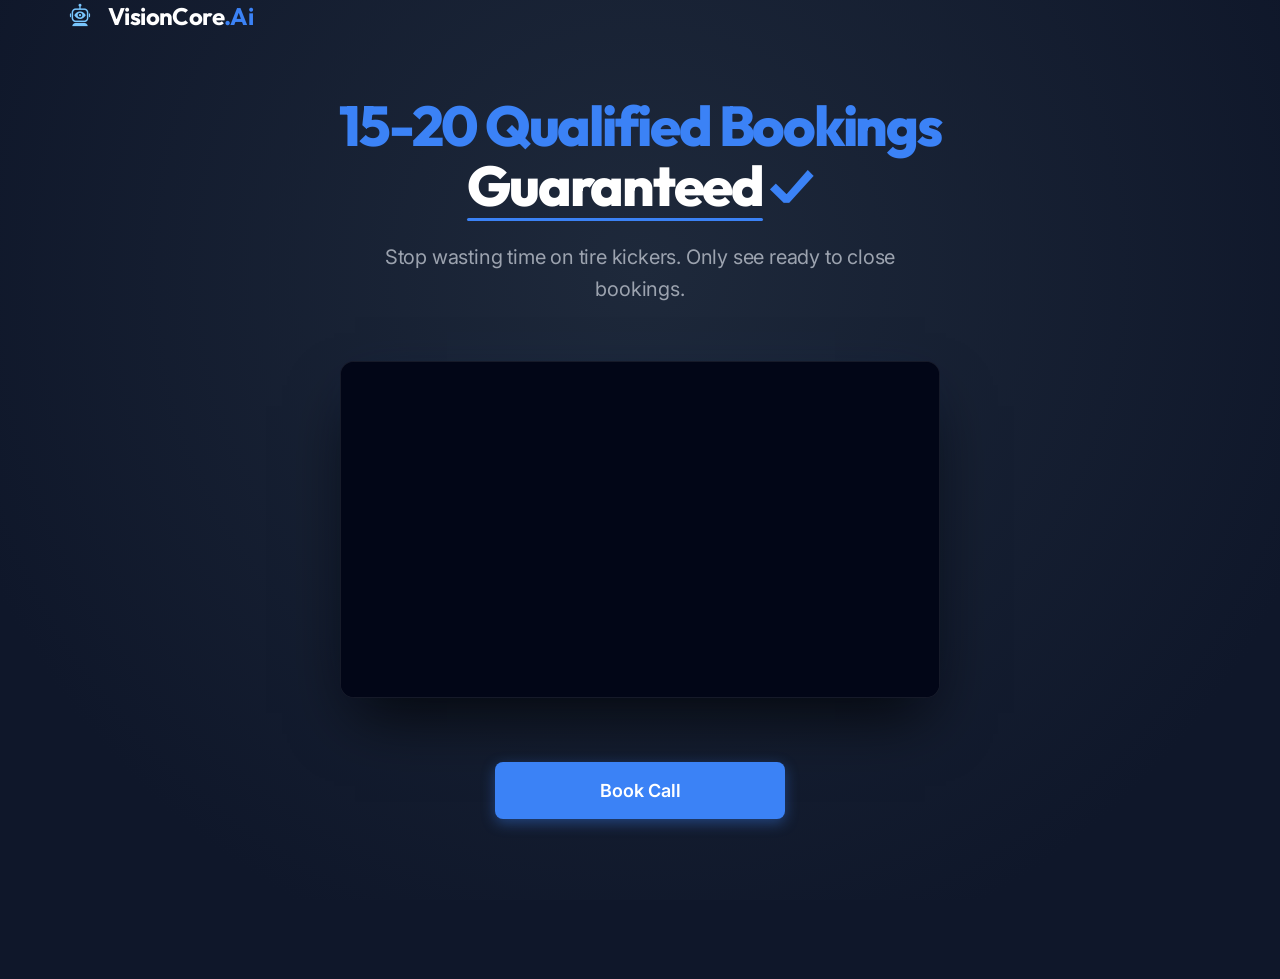
<file: index.html>
<!DOCTYPE html>
<html lang="en">
<head>
  <meta charset="utf-8">
  <meta name="viewport" content="width=device-width, initial-scale=1.0">
  <meta name="theme-color" content="#0F172A">

  <!-- SEO Best Practices -->
  <title>15-20 Qualified Bookings Guaranteed | VisionCore AI</title>
  <meta name="description" content="Replace your ad spend guesswork. Get consistent, ready-to-close prospects on autopilot. Watch our VSL and book a call with VisionCore AI today.">
  <meta name="author" content="VisionCore AI">

  <!-- Open Graph Protocol (Social Sharing) -->
  <meta property="og:title" content="15-20 Qualified Bookings Guaranteed | VisionCore AI">
  <meta property="og:description" content="Replace your ad spend guesswork. Get consistent, ready-to-close prospects on autopilot.">
  <meta property="og:type" content="website">
  <meta property="og:url" content="https://visioncoreai.net/">
  <meta property="og:image" content="assets/poster.jpg">

  <!-- Favicon -->
  <link rel="icon" href="assets/logo.png" type="image/png">

  <!-- Google Fonts: Outfit (for headlines) & Inter (for copy) -->
  <link rel="preconnect" href="https://fonts.googleapis.com">
  <link rel="preconnect" href="https://fonts.gstatic.com" crossorigin>
  <link href="https://fonts.googleapis.com/css2?family=Inter:wght@400;500;600&family=Outfit:wght@700;800&display=swap" rel="stylesheet">

  <!-- Stylesheets -->
  <link rel="stylesheet" href="index.css">

  <!-- JavaScript -->
  <script defer src="index.js"></script>

  <!-- Meta Pixel Code -->
  <script>
  !function(f,b,e,v,n,t,s)
  {if(f.fbq)return;n=f.fbq=function(){n.callMethod?
  n.callMethod.apply(n,arguments):n.queue.push(arguments)};
  if(!f._fbq)f._fbq=n;n.push=n;n.loaded=!0;n.version='2.0';
  n.queue=[];t=b.createElement(e);t.async=!0;
  t.src=v;s=b.getElementsByTagName(e)[0];
  s.parentNode.insertBefore(t,s)}(window, document,'script',
  'https://connect.facebook.net/en_US/fbevents.js');
  fbq('init', '1367001485498235');
  fbq('track', 'PageView');
  </script>
  <noscript><img height="1" width="1" style="display:none"
  src="https://www.facebook.com/tr?id=1367001485498235&ev=PageView&noscript=1"
  /></noscript>
  <!-- End Meta Pixel Code -->
</head>
<body>

  <!-- Header Section (Clean, Brand-Focused, No distractions) -->
  <header class="header fade-in">
    <div class="header-container">
      <a href="https://visioncoreai.net/" class="logo-link">
        <img src="assets/logo.png" alt="VisionCore AI Logo" class="logo-img" width="32" height="32">
        <span class="logo-text">VisionCore<span class="text-accent">.Ai</span></span>
      </a>
    </div>
  </header>

  <!-- Main VSL Container -->
  <main class="main-content">
    <div class="hero-container">
      <!-- Headline & Copy -->
      <h1 class="headline fade-in delay-1"><span class="headline-blue">15-20 Qualified Bookings</span> <span class="headline-underline">Guaranteed</span><span class="headline-checkmark">✓</span></h1>
      <p class="supporting-copy fade-in delay-2">Stop wasting time on tire kickers. Only see ready to close bookings.</p>

      <!-- YouTube Embedded Video Player -->
      <div class="video-wrapper fade-in delay-3" id="vsl-video-wrapper">
        <iframe
          id="vsl-player"
          class="video-player"
          src="https://www.youtube.com/embed/qmQ7qBA8TJA"
          title="VisionCore AI - Qualified Bookings Guaranteed"
          frameborder="0"
          allow="accelerometer; autoplay; clipboard-write; encrypted-media; gyroscope; picture-in-picture"
          allowfullscreen
        ></iframe>
      </div>

      <!-- Main Call to Action -->
      <div class="cta-container fade-in delay-4">
        <a href="https://calendly.com/visioncore-ai-inbox/30min" class="btn btn-large js-book-call" id="main-cta">
          Book Call
        </a>
      </div>
    </div>
  </main>

  <!-- Sticky Mobile-Only Bottom CTA -->
  <div id="mobile-sticky-cta" class="sticky-cta-bar">
    <div class="sticky-cta-content">
      <a href="https://calendly.com/visioncore-ai-inbox/30min" class="btn btn-sticky js-book-call">
        Book Call
      </a>
    </div>
  </div>

  <!-- Lead Capture Modal -->
  <div id="lead-modal-overlay" class="modal-overlay" aria-hidden="true">
    <div class="modal-box" role="dialog" aria-modal="true" aria-labelledby="modal-intro-heading">
      <button type="button" class="modal-close" id="modal-close-btn" aria-label="Close application form">✕</button>

      <div id="modal-form-view">
        <p class="modal-intro" id="modal-intro-heading"><strong>Quick Application</strong> — Fill out in under a minute to see if you're a right fit.</p>

        <form id="lead-form" action="https://formspree.io/f/maeweyrw" method="POST" novalidate>
          <div class="form-group">
            <label for="field-name">Name</label>
            <input type="text" id="field-name" name="name" autocomplete="name" required>
          </div>

          <div class="form-group">
            <label for="field-phone">Phone</label>
            <input type="tel" id="field-phone" name="phone" autocomplete="tel" inputmode="numeric" placeholder="(555) 123-4567" maxlength="14" required>
          </div>

          <div class="form-group">
            <label for="field-email">Email</label>
            <input type="email" id="field-email" name="email" autocomplete="email" required>
          </div>

          <div class="form-group">
            <label for="field-company">Company Name</label>
            <input type="text" id="field-company" name="company" autocomplete="organization" required>
          </div>

          <div class="form-group">
            <label for="field-revenue">Monthly Revenue</label>
            <select id="field-revenue" name="monthly_revenue" required>
              <option value="" disabled selected>Select an option</option>
              <option value="Below $5k">Below $5k</option>
              <option value="$5k-$10k">$5k - $10k</option>
              <option value="$10k-$30k">$10k - $30k</option>
              <option value="$30k-$50k">$30k - $50k</option>
              <option value="$50k-$100k">$50k - $100k</option>
              <option value="$100k+">$100k+</option>
            </select>
          </div>

          <div class="form-group">
            <label for="field-discovery">What would consistent, predictable lead flow mean for your business? <span class="label-optional">(optional)</span></label>
            <textarea id="field-discovery" name="discovery_question" rows="3"></textarea>
          </div>

          <p class="form-error" id="form-error" role="alert" hidden></p>

          <button type="submit" class="btn btn-large modal-submit" id="modal-submit-btn">Submit Application</button>
        </form>
      </div>

      <div id="modal-success-view" class="modal-success" hidden>
        <div class="success-check">✓</div>
        <p class="success-message">Thanks for filling this out.</p>
        <a href="https://calendly.com/visioncore-ai-inbox/30min" class="btn btn-large" id="modal-next-btn">Next</a>
      </div>
    </div>
  </div>

</body>
</html>
</file>
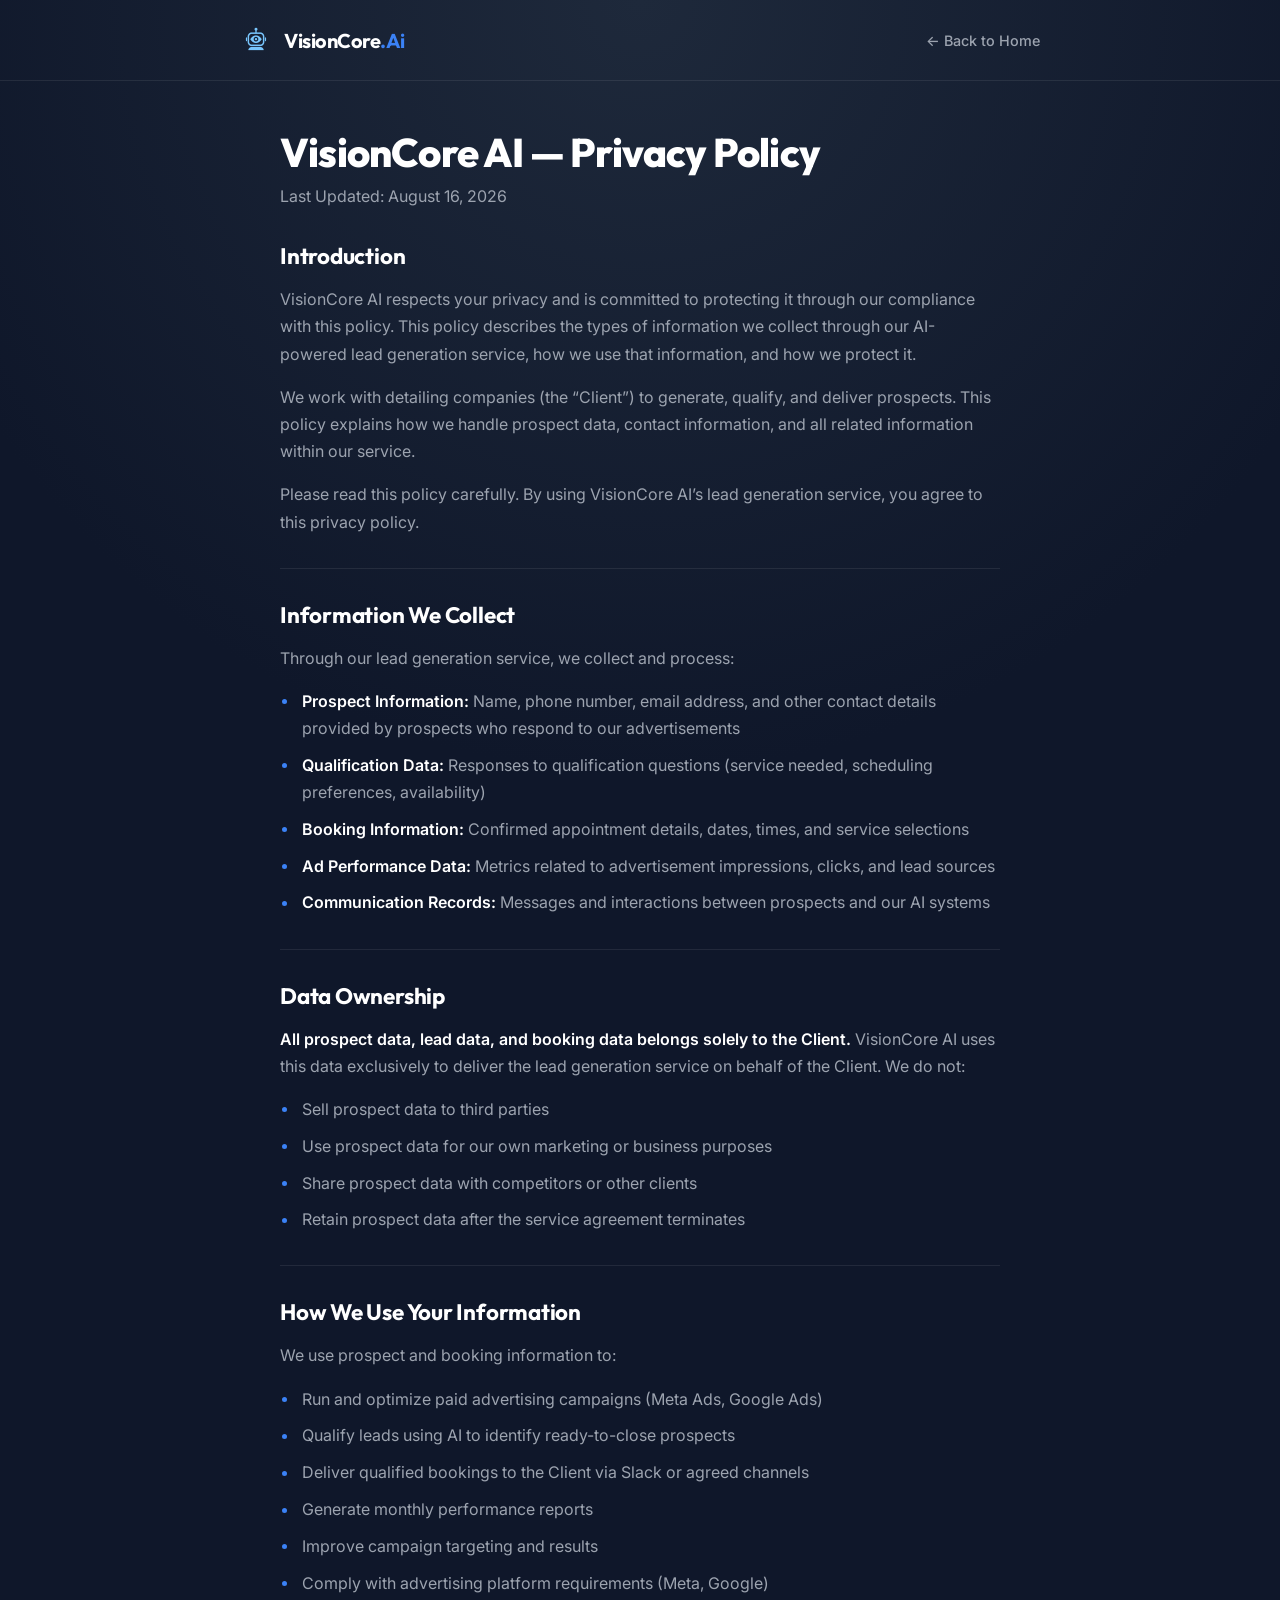
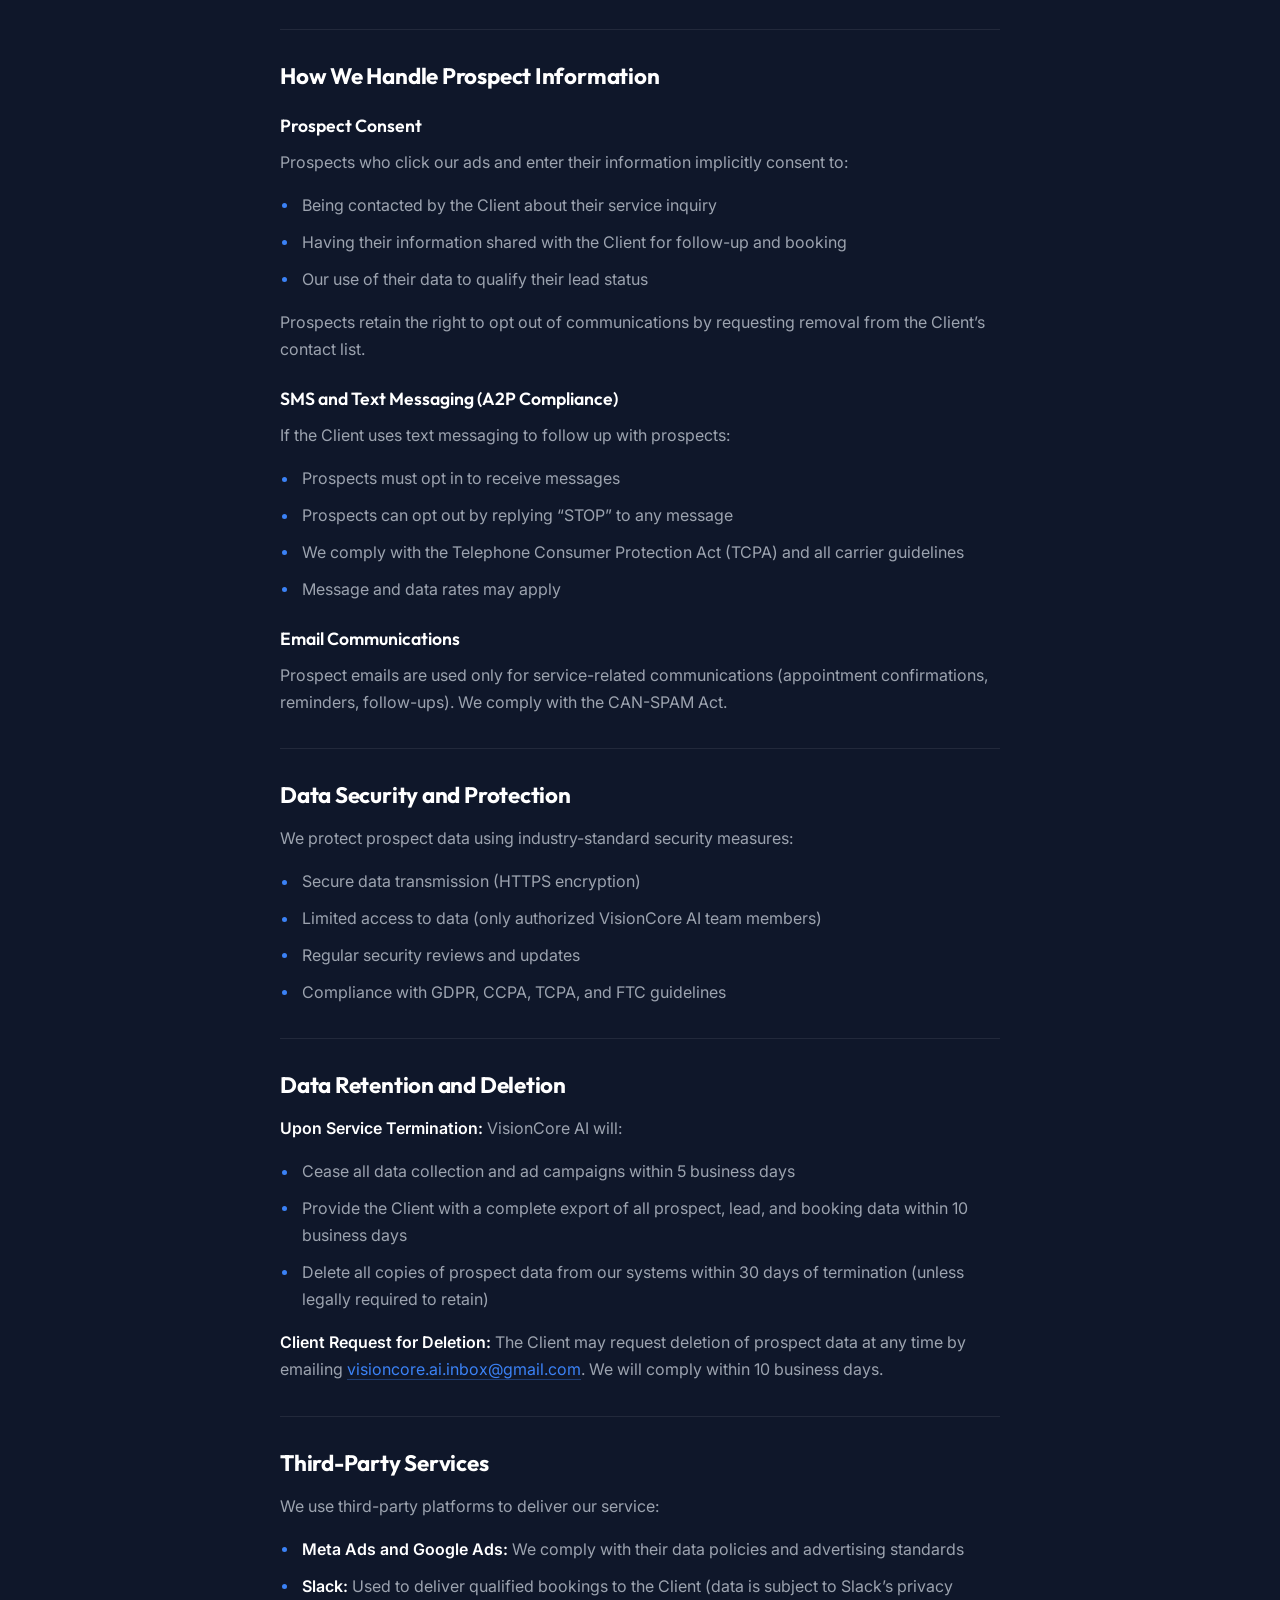
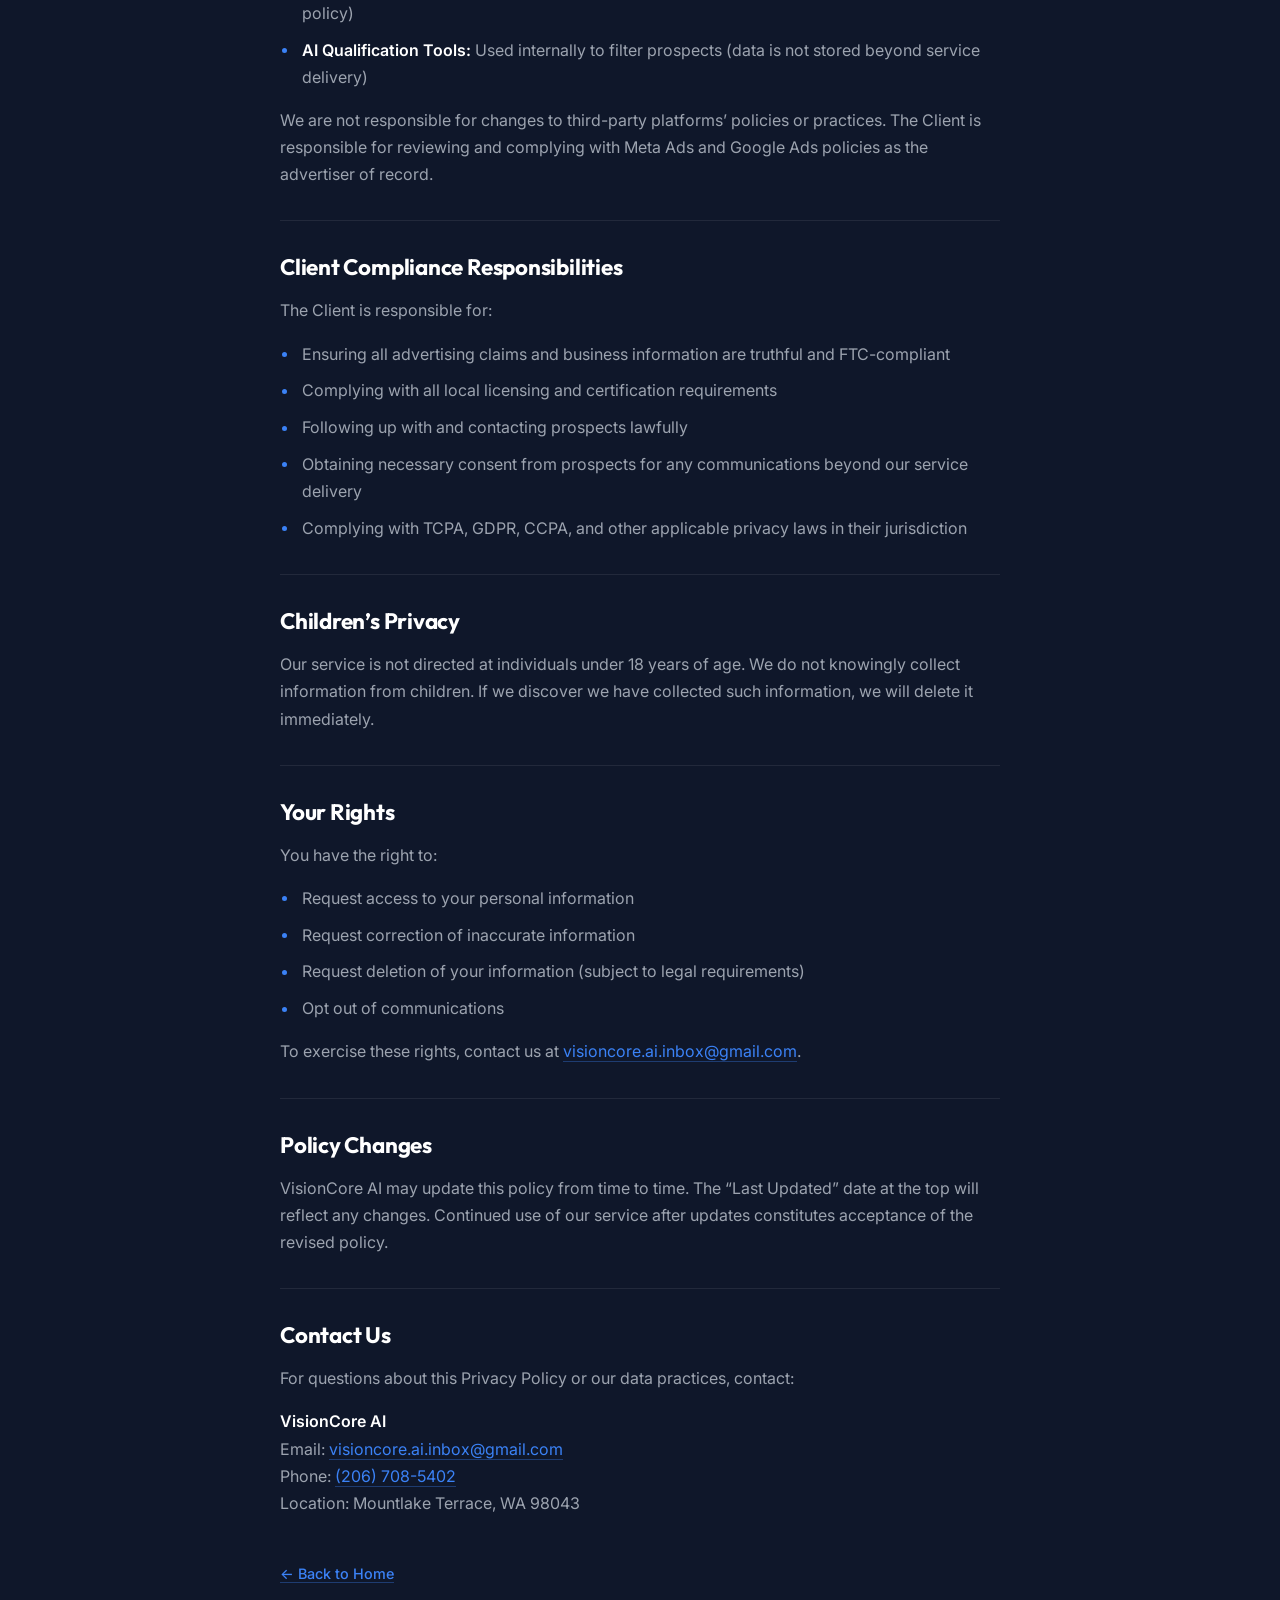
<file: privacy-policy/index.html>
<!DOCTYPE html>
<html lang="en">
<head>
  <meta charset="utf-8">
  <meta name="viewport" content="width=device-width, initial-scale=1.0">
  <meta name="theme-color" content="#0F172A">

  <!-- SEO Best Practices -->
  <title>Privacy Policy | VisionCore AI</title>
  <meta name="description" content="VisionCore AI's privacy policy: how we collect, use, and protect prospect and lead data through our AI-powered lead generation service.">
  <meta name="author" content="VisionCore AI">
  <meta name="robots" content="noindex, follow">

  <!-- Favicon -->
  <link rel="icon" href="/assets/logo.png" type="image/png">

  <!-- Google Fonts: Outfit (for headlines) & Inter (for copy) -->
  <link rel="preconnect" href="https://fonts.googleapis.com">
  <link rel="preconnect" href="https://fonts.gstatic.com" crossorigin>
  <link href="https://fonts.googleapis.com/css2?family=Inter:wght@400;500;600&family=Outfit:wght@700;800&display=swap" rel="stylesheet">

  <!-- Stylesheet -->
  <link rel="stylesheet" href="/privacy-policy/privacy.css">
</head>
<body>

  <!-- Header Section (matches main site) -->
  <header class="header">
    <div class="header-container">
      <a href="/" class="logo-link">
        <img src="/assets/logo.png" alt="VisionCore AI Logo" class="logo-img" width="32" height="32">
        <span class="logo-text">VisionCore<span class="text-accent">.Ai</span></span>
      </a>
      <a href="/" class="back-link">&larr; Back to Home</a>
    </div>
  </header>

  <!-- Policy Content -->
  <main class="policy-main">
    <article class="policy-doc">
      <h1>VisionCore AI &mdash; Privacy Policy</h1>
      <p class="last-updated">Last Updated: August 16, 2026</p>

      <section>
        <h2>Introduction</h2>
        <p>VisionCore AI respects your privacy and is committed to protecting it through our compliance with this policy. This policy describes the types of information we collect through our AI-powered lead generation service, how we use that information, and how we protect it.</p>
        <p>We work with detailing companies (the &ldquo;Client&rdquo;) to generate, qualify, and deliver prospects. This policy explains how we handle prospect data, contact information, and all related information within our service.</p>
        <p>Please read this policy carefully. By using VisionCore AI&rsquo;s lead generation service, you agree to this privacy policy.</p>
      </section>

      <hr>

      <section>
        <h2>Information We Collect</h2>
        <p>Through our lead generation service, we collect and process:</p>
        <ul>
          <li><strong>Prospect Information:</strong> Name, phone number, email address, and other contact details provided by prospects who respond to our advertisements</li>
          <li><strong>Qualification Data:</strong> Responses to qualification questions (service needed, scheduling preferences, availability)</li>
          <li><strong>Booking Information:</strong> Confirmed appointment details, dates, times, and service selections</li>
          <li><strong>Ad Performance Data:</strong> Metrics related to advertisement impressions, clicks, and lead sources</li>
          <li><strong>Communication Records:</strong> Messages and interactions between prospects and our AI systems</li>
        </ul>
      </section>

      <hr>

      <section>
        <h2>Data Ownership</h2>
        <p><strong>All prospect data, lead data, and booking data belongs solely to the Client.</strong> VisionCore AI uses this data exclusively to deliver the lead generation service on behalf of the Client. We do not:</p>
        <ul>
          <li>Sell prospect data to third parties</li>
          <li>Use prospect data for our own marketing or business purposes</li>
          <li>Share prospect data with competitors or other clients</li>
          <li>Retain prospect data after the service agreement terminates</li>
        </ul>
      </section>

      <hr>

      <section>
        <h2>How We Use Your Information</h2>
        <p>We use prospect and booking information to:</p>
        <ul>
          <li>Run and optimize paid advertising campaigns (Meta Ads, Google Ads)</li>
          <li>Qualify leads using AI to identify ready-to-close prospects</li>
          <li>Deliver qualified bookings to the Client via Slack or agreed channels</li>
          <li>Generate monthly performance reports</li>
          <li>Improve campaign targeting and results</li>
          <li>Comply with advertising platform requirements (Meta, Google)</li>
        </ul>
      </section>

      <hr>

      <section>
        <h2>How We Handle Prospect Information</h2>

        <h3>Prospect Consent</h3>
        <p>Prospects who click our ads and enter their information implicitly consent to:</p>
        <ul>
          <li>Being contacted by the Client about their service inquiry</li>
          <li>Having their information shared with the Client for follow-up and booking</li>
          <li>Our use of their data to qualify their lead status</li>
        </ul>
        <p>Prospects retain the right to opt out of communications by requesting removal from the Client&rsquo;s contact list.</p>

        <h3>SMS and Text Messaging (A2P Compliance)</h3>
        <p>If the Client uses text messaging to follow up with prospects:</p>
        <ul>
          <li>Prospects must opt in to receive messages</li>
          <li>Prospects can opt out by replying &ldquo;STOP&rdquo; to any message</li>
          <li>We comply with the Telephone Consumer Protection Act (TCPA) and all carrier guidelines</li>
          <li>Message and data rates may apply</li>
        </ul>

        <h3>Email Communications</h3>
        <p>Prospect emails are used only for service-related communications (appointment confirmations, reminders, follow-ups). We comply with the CAN-SPAM Act.</p>
      </section>

      <hr>

      <section>
        <h2>Data Security and Protection</h2>
        <p>We protect prospect data using industry-standard security measures:</p>
        <ul>
          <li>Secure data transmission (HTTPS encryption)</li>
          <li>Limited access to data (only authorized VisionCore AI team members)</li>
          <li>Regular security reviews and updates</li>
          <li>Compliance with GDPR, CCPA, TCPA, and FTC guidelines</li>
        </ul>
      </section>

      <hr>

      <section>
        <h2>Data Retention and Deletion</h2>
        <p><strong>Upon Service Termination:</strong> VisionCore AI will:</p>
        <ul>
          <li>Cease all data collection and ad campaigns within 5 business days</li>
          <li>Provide the Client with a complete export of all prospect, lead, and booking data within 10 business days</li>
          <li>Delete all copies of prospect data from our systems within 30 days of termination (unless legally required to retain)</li>
        </ul>
        <p><strong>Client Request for Deletion:</strong> The Client may request deletion of prospect data at any time by emailing <a href="mailto:visioncore.ai.inbox@gmail.com">visioncore.ai.inbox@gmail.com</a>. We will comply within 10 business days.</p>
      </section>

      <hr>

      <section>
        <h2>Third-Party Services</h2>
        <p>We use third-party platforms to deliver our service:</p>
        <ul>
          <li><strong>Meta Ads and Google Ads:</strong> We comply with their data policies and advertising standards</li>
          <li><strong>Slack:</strong> Used to deliver qualified bookings to the Client (data is subject to Slack&rsquo;s privacy policy)</li>
          <li><strong>AI Qualification Tools:</strong> Used internally to filter prospects (data is not stored beyond service delivery)</li>
        </ul>
        <p>We are not responsible for changes to third-party platforms&rsquo; policies or practices. The Client is responsible for reviewing and complying with Meta Ads and Google Ads policies as the advertiser of record.</p>
      </section>

      <hr>

      <section>
        <h2>Client Compliance Responsibilities</h2>
        <p>The Client is responsible for:</p>
        <ul>
          <li>Ensuring all advertising claims and business information are truthful and FTC-compliant</li>
          <li>Complying with all local licensing and certification requirements</li>
          <li>Following up with and contacting prospects lawfully</li>
          <li>Obtaining necessary consent from prospects for any communications beyond our service delivery</li>
          <li>Complying with TCPA, GDPR, CCPA, and other applicable privacy laws in their jurisdiction</li>
        </ul>
      </section>

      <hr>

      <section>
        <h2>Children&rsquo;s Privacy</h2>
        <p>Our service is not directed at individuals under 18 years of age. We do not knowingly collect information from children. If we discover we have collected such information, we will delete it immediately.</p>
      </section>

      <hr>

      <section>
        <h2>Your Rights</h2>
        <p>You have the right to:</p>
        <ul>
          <li>Request access to your personal information</li>
          <li>Request correction of inaccurate information</li>
          <li>Request deletion of your information (subject to legal requirements)</li>
          <li>Opt out of communications</li>
        </ul>
        <p>To exercise these rights, contact us at <a href="mailto:visioncore.ai.inbox@gmail.com">visioncore.ai.inbox@gmail.com</a>.</p>
      </section>

      <hr>

      <section>
        <h2>Policy Changes</h2>
        <p>VisionCore AI may update this policy from time to time. The &ldquo;Last Updated&rdquo; date at the top will reflect any changes. Continued use of our service after updates constitutes acceptance of the revised policy.</p>
      </section>

      <hr>

      <section>
        <h2>Contact Us</h2>
        <p>For questions about this Privacy Policy or our data practices, contact:</p>
        <p class="contact-block">
          <strong>VisionCore AI</strong><br>
          Email: <a href="mailto:visioncore.ai.inbox@gmail.com">visioncore.ai.inbox@gmail.com</a><br>
          Phone: <a href="tel:+12067085402">(206) 708-5402</a><br>
          Location: Mountlake Terrace, WA 98043
        </p>
      </section>

      <a href="/" class="back-link back-link-bottom">&larr; Back to Home</a>
    </article>
  </main>

</body>
</html>
</file>
<file: index.css>
/* CSS Custom Properties / Design Tokens */
:root {
  --bg-color: #0F172A;
  --text-primary: #FFFFFF;
  --text-secondary: #9CA3AF;
  --accent-color: #3B82F6;
  --accent-hover: #2563EB;
  --border-color: rgba(255, 255, 255, 0.08);
  --border-glow: rgba(59, 130, 246, 0.25);
  
  --font-heading: 'Outfit', -apple-system, BlinkMacSystemFont, "Segoe UI", Roboto, sans-serif;
  --font-body: 'Inter', -apple-system, BlinkMacSystemFont, "Segoe UI", Roboto, sans-serif;
  
  --max-width-desktop: 600px;
}

/* Global Reset & Base Styles */
*, *::before, *::after {
  box-sizing: border-box;
  margin: 0;
  padding: 0;
}

html {
  scroll-behavior: smooth;
  -webkit-font-smoothing: antialiased;
  -moz-osx-font-smoothing: grayscale;
  background-color: var(--bg-color); /* Ensure full viewport color */
  overscroll-behavior-y: none; /* Prevents rubber-banding bounce beyond top/bottom */
  height: 100%;
}

body {
  /* Subtle dark navy gradient */
  background: radial-gradient(circle at 50% 30%, #1E293B 0%, #0F172A 80%);
  background-attachment: fixed;
  background-color: var(--bg-color);
  overscroll-behavior-y: none; /* Disable overscroll bounce on body */
  color: var(--text-primary);
  font-family: var(--font-body);
  min-height: 100vh;
  width: 100%;
  display: flex;
  flex-direction: column;
  align-items: center;
  overflow-x: hidden;
  position: relative;
  padding-bottom: 4rem; /* Additional breathing room */
}

/* Premium Ambient Moving Background (Subtle Texture & Depth) */
body::before {
  content: "";
  position: fixed;
  top: -10%;
  left: -10%;
  width: 120%;
  height: 120%;
  z-index: -1;
  background: 
    radial-gradient(circle at 20% 30%, rgba(59, 130, 246, 0.04) 0%, transparent 45%),
    radial-gradient(circle at 80% 70%, rgba(6, 182, 212, 0.03) 0%, transparent 45%);
  animation: ambientGlow 25s ease-in-out infinite alternate;
  pointer-events: none;
}

@keyframes ambientGlow {
  0% {
    transform: translate(0, 0) scale(1);
  }
  100% {
    transform: translate(-3%, -3%) scale(1.06);
  }
}

/* Custom Scrollbar for Premium Feel */
::-webkit-scrollbar {
  width: 8px;
}
::-webkit-scrollbar-track {
  background: var(--bg-color);
}
::-webkit-scrollbar-thumb {
  background: #1E293B;
  border-radius: 4px;
}
::-webkit-scrollbar-thumb:hover {
  background: #334155;
}

/* Header Styles with Spacing */
.header {
  width: 100%;
  padding: 0 2rem 1.5rem 2rem; /* Flush at top */
  display: flex;
  justify-content: center;
}

.header-container {
  width: 100%;
  max-width: 1200px;
  display: flex;
  justify-content: center;
}

@media (min-width: 768px) {
  .header {
    justify-content: flex-start;
    padding: 0 4rem 2rem 4rem; /* Flush at top */
  }
  .header-container {
    justify-content: flex-start;
  }
}

.logo-link {
  display: flex;
  align-items: center;
  gap: 0.75rem;
  text-decoration: none;
  color: var(--text-primary);
  outline: none;
  transition: opacity 0.2s ease;
}

.logo-link:hover {
  opacity: 0.9;
}

.logo-img {
  object-fit: contain;
  display: block;
}

.logo-text {
  font-family: var(--font-heading);
  font-weight: 700;
  font-size: 1.5rem;
  letter-spacing: -0.025em;
}

.text-accent {
  color: var(--accent-color);
}

/* Main Content Layout with Spacing */
.main-content {
  flex: 1;
  width: 100%;
  display: flex;
  flex-direction: column;
  justify-content: center;
  align-items: center;
  padding: 2rem 1.5rem 6rem 1.5rem; /* More breathing room */
}

.hero-container {
  width: 100%;
  max-width: 100%;
  display: flex;
  flex-direction: column;
  align-items: center;
  text-align: center;
}

/* Premium Typography Hierarchy */
.headline {
  font-family: var(--font-heading);
  font-weight: 800;
  font-size: clamp(2.25rem, 6vw, 3.5rem); /* Slightly larger */
  line-height: 1.08; /* Tighter line height */
  letter-spacing: -0.04em; /* Tighter kerning */
  color: var(--text-primary);
  max-width: 800px;
  margin-bottom: 1.5rem; /* More breathing room */
}

.headline-blue {
  color: var(--accent-color);
}

.headline-underline {
  color: var(--text-primary);
  position: relative;
  display: inline-block;
}

.headline-underline::after {
  content: '';
  position: absolute;
  left: 0;
  bottom: -4px;
  width: 100%;
  height: 3px;
  background-color: var(--accent-color);
  border-radius: 2px;
}

.headline-checkmark {
  color: var(--accent-color);
  margin-left: 6px;
  font-size: 0.95em;
  vertical-align: baseline;
  display: inline-block;
}

.supporting-copy {
  font-family: var(--font-body);
  font-weight: 400;
  font-size: clamp(1.05rem, 2.5vw, 1.25rem);
  line-height: 1.6;
  letter-spacing: -0.01em;
  color: var(--text-secondary);
  max-width: 600px;
  margin-bottom: 3.5rem; /* More breathing room */
}

/* Video Player Container (Premium Border, Glow & Pop on Hover) */
.video-wrapper {
  width: 100%;
  max-width: var(--max-width-desktop);
  aspect-ratio: 16 / 9;
  background-color: #020617;
  border-radius: 14px;
  border: 1px solid var(--border-color);
  overflow: hidden;
  box-shadow: 
    0 30px 60px -15px rgba(0, 0, 0, 0.8),
    0 0 50px -10px rgba(59, 130, 246, 0.08); /* Soft ambient glow */
  margin-bottom: 4rem; /* More breathing room */
  position: relative;
  transition: 
    transform 0.5s cubic-bezier(0.16, 1, 0.3, 1),
    box-shadow 0.5s cubic-bezier(0.16, 1, 0.3, 1),
    border-color 0.5s ease;
}

.video-wrapper:hover {
  transform: translateY(-5px);
  border-color: var(--border-glow);
  box-shadow: 
    0 40px 80px -20px rgba(0, 0, 0, 0.9),
    0 0 60px -5px rgba(59, 130, 246, 0.22); /* Enhanced glow on hover */
}

.video-player {
  width: 100%;
  height: 100%;
  object-fit: cover;
  display: block;
  outline: none;
  background-color: #020617;
}

/* Main Call to Action Button with Hover Shimmer & Glow */
.cta-container {
  display: flex;
  justify-content: center;
  width: 100%;
}

.btn {
  display: inline-flex;
  align-items: center;
  justify-content: center;
  font-family: var(--font-body);
  font-weight: 600;
  text-decoration: none;
  background-color: var(--accent-color);
  color: var(--text-primary);
  border: none;
  border-radius: 8px;
  cursor: pointer;
  white-space: nowrap;
  outline: none;
  position: relative;
  overflow: hidden;
  transition: 
    background-color 0.3s cubic-bezier(0.4, 0, 0.2, 1),
    transform 0.2s cubic-bezier(0.34, 1.56, 0.64, 1), /* Springy hover pop */
    box-shadow 0.3s cubic-bezier(0.4, 0, 0.2, 1);
}

.btn-large {
  font-size: 1.125rem;
  padding: 1.125rem 2.75rem;
  min-height: 3.5rem;
  width: 100%;
  max-width: 290px;
  box-shadow: 0 4px 14px rgba(59, 130, 246, 0.4);
}

/* Shimmer flare reflection effect */
.btn::after {
  content: '';
  position: absolute;
  top: 0;
  left: 0;
  width: 100%;
  height: 100%;
  background: linear-gradient(120deg, transparent, rgba(255, 255, 255, 0.2), transparent);
  transform: translateX(-100%);
  transition: transform 0.6s ease;
}

.btn:hover::after {
  transform: translateX(100%);
}

.btn:hover {
  background-color: var(--accent-hover);
  transform: translateY(-3px) scale(1.02);
  box-shadow: 
    0 0 25px rgba(59, 130, 246, 0.6), 
    0 0 50px rgba(59, 130, 246, 0.2); /* Light hover glow */
}

.btn:active {
  transform: translateY(0) scale(0.98);
  box-shadow: 0 2px 10px rgba(37, 99, 235, 0.3);
}

/* Sticky CTA Bottom Bar (Mobile Only) */
.sticky-cta-bar {
  display: none;
  position: fixed;
  bottom: 0;
  left: 0;
  right: 0;
  background-color: rgba(15, 23, 42, 0.95);
  backdrop-filter: blur(10px);
  -webkit-backdrop-filter: blur(10px);
  border-top: 1px solid var(--border-color);
  padding: 1.25rem 1.5rem;
  box-shadow: 0 -15px 30px -5px rgba(0, 0, 0, 0.6);
  z-index: 100;
  
  transform: translateY(100%);
  opacity: 0;
  pointer-events: none;
  transition: 
    transform 0.45s cubic-bezier(0.16, 1, 0.3, 1),
    opacity 0.3s ease;
}

.sticky-cta-bar.show {
  transform: translateY(0);
  opacity: 1;
  pointer-events: auto;
}

.sticky-cta-content {
  width: 100%;
  display: flex;
  justify-content: center;
}

.btn-sticky {
  width: 100%;
  font-size: 1.125rem;
  padding: 0.95rem 2rem;
  min-height: 3.25rem;
  box-shadow: 0 4px 12px rgba(59, 130, 246, 0.4);
}

/* Micro-interactions: Fade-in on load */
.fade-in {
  opacity: 0;
  transform: translateY(20px);
  animation: fadeInUp 0.8s cubic-bezier(0.16, 1, 0.3, 1) forwards;
}

.delay-1 { animation-delay: 0.12s; }
.delay-2 { animation-delay: 0.24s; }
.delay-3 { animation-delay: 0.36s; }
.delay-4 { animation-delay: 0.48s; }

@keyframes fadeInUp {
  to {
    opacity: 1;
    transform: translateY(0);
  }
}

/* Lead Capture Modal */
.modal-overlay {
  display: none;
  position: fixed;
  inset: 0;
  background: rgba(2, 6, 23, 0.75);
  backdrop-filter: blur(6px);
  -webkit-backdrop-filter: blur(6px);
  z-index: 1000;
  align-items: center;
  justify-content: center;
  padding: 1.5rem;
}

.modal-overlay.show {
  display: flex;
}

.modal-box {
  position: relative;
  width: 100%;
  max-width: 460px;
  max-height: 90vh;
  overflow-y: auto;
  background: #131C31;
  border: 1px solid var(--border-color);
  border-radius: 16px;
  padding: 2.5rem 2rem 2rem 2rem;
  box-shadow:
    0 30px 60px -15px rgba(0, 0, 0, 0.8),
    0 0 50px -10px rgba(59, 130, 246, 0.12);
  animation: modalPopIn 0.4s cubic-bezier(0.16, 1, 0.3, 1) forwards;
}

@keyframes modalPopIn {
  from {
    opacity: 0;
    transform: translateY(16px) scale(0.97);
  }
  to {
    opacity: 1;
    transform: translateY(0) scale(1);
  }
}

.modal-close {
  position: absolute;
  top: 1rem;
  left: 1rem;
  width: 2rem;
  height: 2rem;
  display: flex;
  align-items: center;
  justify-content: center;
  background: rgba(255, 255, 255, 0.06);
  border: 1px solid var(--border-color);
  border-radius: 50%;
  color: var(--text-secondary);
  font-size: 0.95rem;
  line-height: 1;
  cursor: pointer;
  transition: background-color 0.2s ease, color 0.2s ease, transform 0.2s ease;
}

.modal-close:hover {
  background: rgba(255, 255, 255, 0.12);
  color: var(--text-primary);
  transform: scale(1.05);
}

.modal-intro {
  font-family: var(--font-body);
  font-size: 1rem;
  line-height: 1.5;
  color: var(--text-secondary);
  text-align: center;
  margin: 0.5rem 0 1.75rem 0;
}

.modal-intro strong {
  color: var(--text-primary);
  font-weight: 600;
}

.form-group {
  margin-bottom: 1.1rem;
}

.form-group label {
  display: block;
  font-family: var(--font-body);
  font-size: 0.8rem;
  font-weight: 600;
  color: var(--text-secondary);
  margin-bottom: 0.4rem;
  letter-spacing: 0.01em;
}

.label-optional {
  font-weight: 400;
  text-transform: none;
  opacity: 0.7;
}

.form-group input,
.form-group select,
.form-group textarea {
  width: 100%;
  font-family: var(--font-body);
  font-size: 0.95rem;
  color: var(--text-primary);
  background-color: rgba(255, 255, 255, 0.04);
  border: 1px solid var(--border-color);
  border-radius: 8px;
  padding: 0.75rem 0.9rem;
  outline: none;
  transition: border-color 0.2s ease, background-color 0.2s ease;
}

.form-group input::placeholder,
.form-group textarea::placeholder {
  color: rgba(156, 163, 175, 0.6);
}

.form-group input:focus,
.form-group select:focus,
.form-group textarea:focus {
  border-color: var(--accent-color);
  background-color: rgba(255, 255, 255, 0.06);
}

.form-group select {
  appearance: none;
  -webkit-appearance: none;
  background-image: url("data:image/svg+xml,%3Csvg xmlns='http://www.w3.org/2000/svg' width='12' height='8' viewBox='0 0 12 8'%3E%3Cpath fill='%239CA3AF' d='M1 1l5 5 5-5'/%3E%3C/svg%3E");
  background-repeat: no-repeat;
  background-position: right 0.9rem center;
  padding-right: 2.2rem;
}

.form-group select option {
  background-color: #131C31;
  color: var(--text-primary);
}

.form-group textarea {
  resize: vertical;
  min-height: 4.5rem;
}

.form-error {
  font-family: var(--font-body);
  font-size: 0.85rem;
  color: #F87171;
  margin: -0.4rem 0 1rem 0;
}

.modal-submit {
  width: 100%;
  max-width: none;
  margin-top: 0.25rem;
}

.modal-submit:disabled {
  opacity: 0.7;
  cursor: not-allowed;
  transform: none;
}

/* Modal Success State */
.modal-success {
  text-align: center;
  padding: 1rem 0;
  animation: fadeInUp 0.5s cubic-bezier(0.16, 1, 0.3, 1) forwards;
}

.success-check {
  width: 3.5rem;
  height: 3.5rem;
  margin: 0 auto 1.25rem auto;
  display: flex;
  align-items: center;
  justify-content: center;
  border-radius: 50%;
  background: rgba(59, 130, 246, 0.12);
  border: 1px solid rgba(59, 130, 246, 0.4);
  color: var(--accent-color);
  font-size: 1.75rem;
  font-weight: 700;
}

.success-message {
  font-family: var(--font-heading);
  font-weight: 700;
  font-size: 1.25rem;
  color: var(--text-primary);
  margin-bottom: 1.75rem;
}

.modal-success .btn {
  width: 100%;
  max-width: none;
}

/* Mobile responsive adjustments */
@media (max-width: 767px) {
  .sticky-cta-bar {
    display: block;
  }

  .main-content {
    padding: 1rem 1.25rem 5rem 1.25rem;
  }

  .modal-box {
    padding: 2.25rem 1.25rem 1.5rem 1.25rem;
    border-radius: 14px;
  }

  .modal-overlay {
    padding: 1rem;
  }
}
</file>
<file: privacy-policy/privacy.css>
/* CSS Custom Properties / Design Tokens (matches main site) */
:root {
  --bg-color: #0F172A;
  --text-primary: #FFFFFF;
  --text-secondary: #9CA3AF;
  --accent-color: #3B82F6;
  --accent-hover: #2563EB;
  --border-color: rgba(255, 255, 255, 0.08);

  --font-heading: 'Outfit', -apple-system, BlinkMacSystemFont, "Segoe UI", Roboto, sans-serif;
  --font-body: 'Inter', -apple-system, BlinkMacSystemFont, "Segoe UI", Roboto, sans-serif;
}

/* Global Reset & Base Styles */
*, *::before, *::after {
  box-sizing: border-box;
  margin: 0;
  padding: 0;
}

html {
  -webkit-font-smoothing: antialiased;
  -moz-osx-font-smoothing: grayscale;
  background-color: var(--bg-color);
}

body {
  background: radial-gradient(circle at 50% 0%, #1E293B 0%, #0F172A 70%);
  background-attachment: fixed;
  background-color: var(--bg-color);
  color: var(--text-primary);
  font-family: var(--font-body);
  min-height: 100vh;
  width: 100%;
}

/* Custom Scrollbar */
::-webkit-scrollbar {
  width: 8px;
}
::-webkit-scrollbar-track {
  background: var(--bg-color);
}
::-webkit-scrollbar-thumb {
  background: #1E293B;
  border-radius: 4px;
}
::-webkit-scrollbar-thumb:hover {
  background: #334155;
}

/* Header (matches main site) */
.header {
  width: 100%;
  padding: 1.5rem 1.5rem;
  display: flex;
  justify-content: center;
  border-bottom: 1px solid var(--border-color);
}

.header-container {
  width: 100%;
  max-width: 800px;
  display: flex;
  justify-content: space-between;
  align-items: center;
}

.logo-link {
  display: flex;
  align-items: center;
  gap: 0.75rem;
  text-decoration: none;
  color: var(--text-primary);
  outline: none;
  transition: opacity 0.2s ease;
}

.logo-link:hover {
  opacity: 0.9;
}

.logo-img {
  object-fit: contain;
  display: block;
}

.logo-text {
  font-family: var(--font-heading);
  font-weight: 700;
  font-size: 1.25rem;
  letter-spacing: -0.025em;
}

.text-accent {
  color: var(--accent-color);
}

.back-link {
  font-family: var(--font-body);
  font-size: 0.9rem;
  font-weight: 500;
  color: var(--text-secondary);
  text-decoration: none;
  transition: color 0.2s ease;
}

.back-link:hover {
  color: var(--accent-color);
}

/* Policy Document Layout */
.policy-main {
  display: flex;
  justify-content: center;
  padding: 3rem 1.5rem 5rem 1.5rem;
}

.policy-doc {
  width: 100%;
  max-width: 720px;
}

.policy-doc h1 {
  font-family: var(--font-heading);
  font-weight: 800;
  font-size: clamp(1.75rem, 4vw, 2.5rem);
  line-height: 1.15;
  letter-spacing: -0.02em;
  margin-bottom: 0.5rem;
}

.last-updated {
  font-family: var(--font-body);
  font-size: 0.9rem;
  color: var(--text-secondary);
  margin-bottom: 2.5rem;
}

.policy-doc section {
  margin: 2rem 0;
}

.policy-doc h2 {
  font-family: var(--font-heading);
  font-weight: 700;
  font-size: 1.4rem;
  letter-spacing: -0.01em;
  color: var(--text-primary);
  margin-bottom: 1rem;
}

.policy-doc h3 {
  font-family: var(--font-heading);
  font-weight: 600;
  font-size: 1.1rem;
  color: var(--text-primary);
  margin: 1.5rem 0 0.75rem 0;
}

.policy-doc p {
  font-family: var(--font-body);
  font-size: 1rem;
  line-height: 1.7;
  color: var(--text-secondary);
  margin-bottom: 1rem;
}

.policy-doc p strong,
.policy-doc li strong {
  color: var(--text-primary);
  font-weight: 600;
}

.policy-doc ul {
  list-style: none;
  margin-bottom: 1rem;
}

.policy-doc li {
  position: relative;
  font-size: 1rem;
  line-height: 1.7;
  color: var(--text-secondary);
  padding-left: 1.4rem;
  margin-bottom: 0.6rem;
}

.policy-doc li::before {
  content: '';
  position: absolute;
  left: 0.15rem;
  top: 0.72rem;
  width: 5px;
  height: 5px;
  border-radius: 50%;
  background-color: var(--accent-color);
}

.policy-doc a {
  color: var(--accent-color);
  text-decoration: none;
  border-bottom: 1px solid rgba(59, 130, 246, 0.35);
  transition: border-color 0.2s ease, color 0.2s ease;
}

.policy-doc a:hover {
  color: var(--accent-hover);
  border-color: var(--accent-hover);
}

.policy-doc hr {
  border: none;
  border-top: 1px solid var(--border-color);
  margin: 2rem 0;
}

.contact-block {
  color: var(--text-secondary);
  line-height: 1.9;
}

.back-link-bottom {
  display: inline-block;
  margin-top: 1rem;
}

/* Mobile responsive adjustments */
@media (max-width: 600px) {
  .policy-main {
    padding: 2rem 1.25rem 4rem 1.25rem;
  }

  .logo-text {
    font-size: 1.1rem;
  }

  .back-link {
    font-size: 0.8rem;
  }
}
</file>
